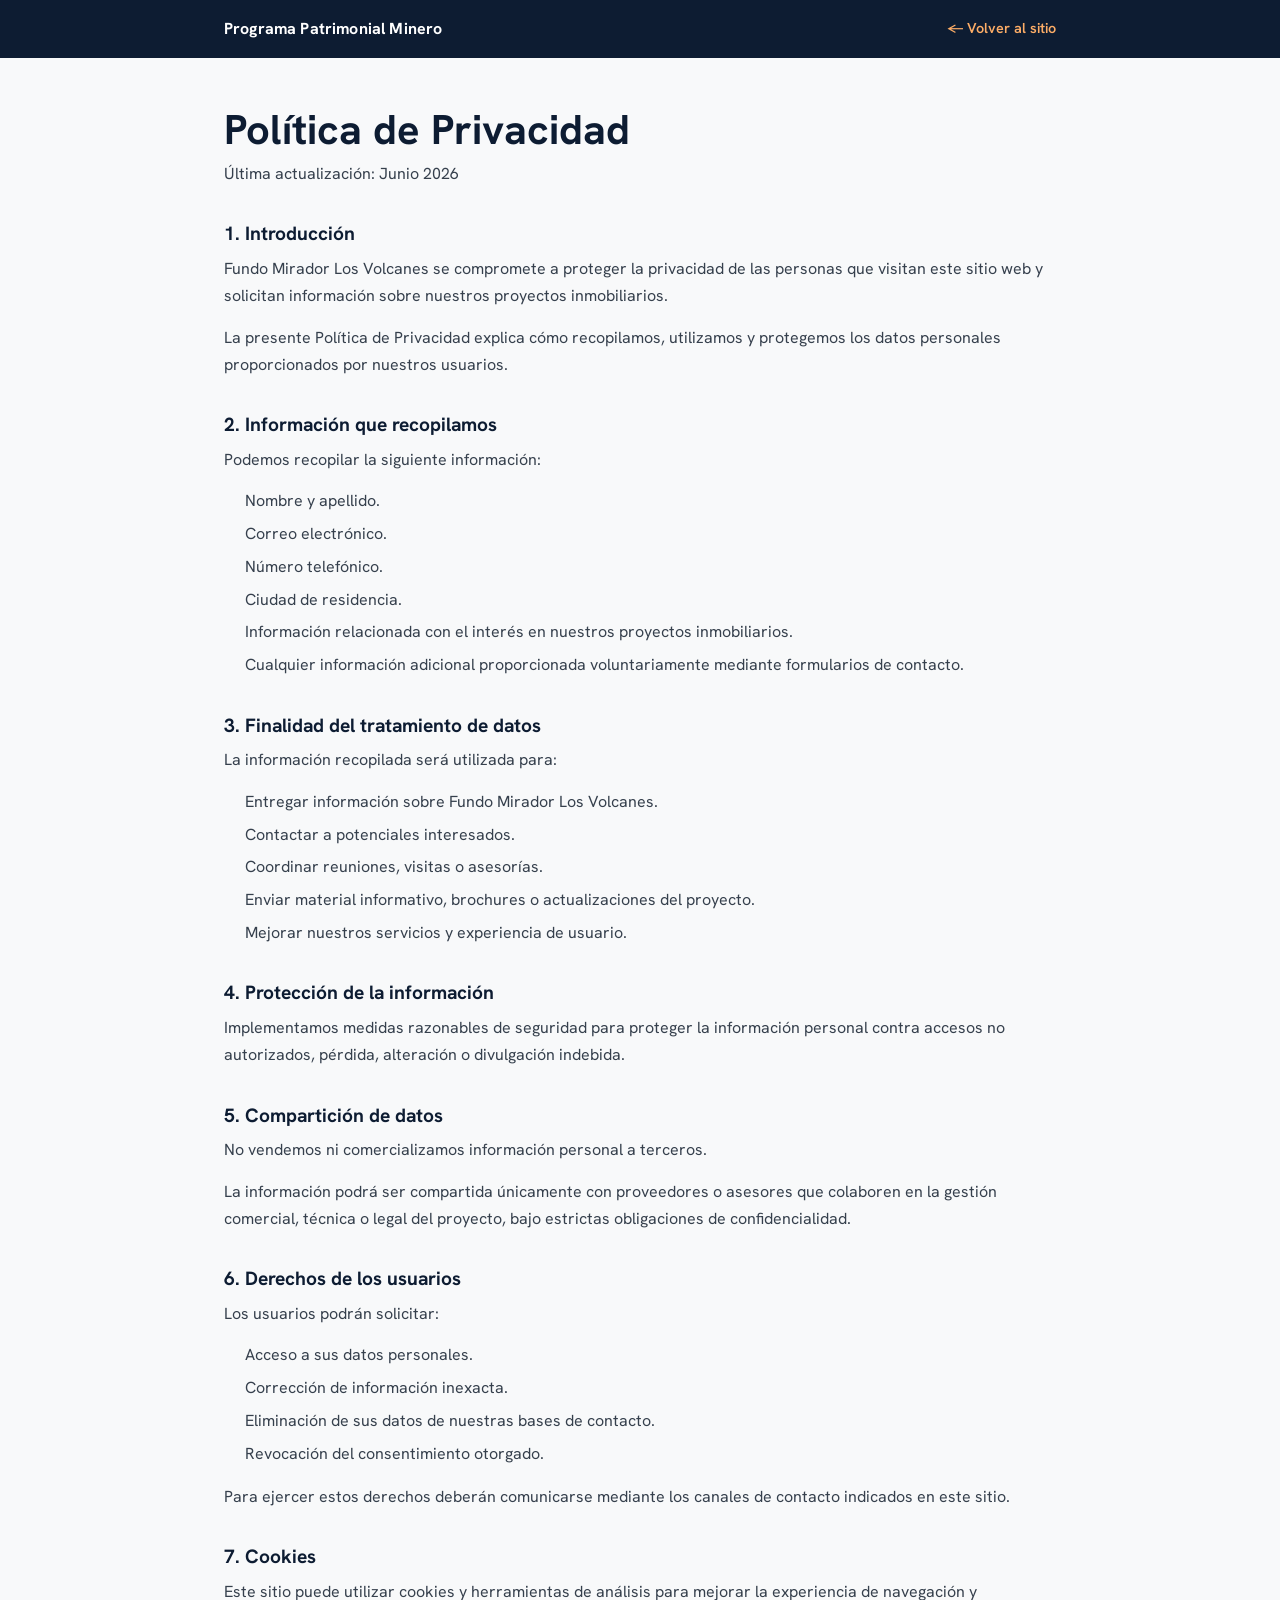
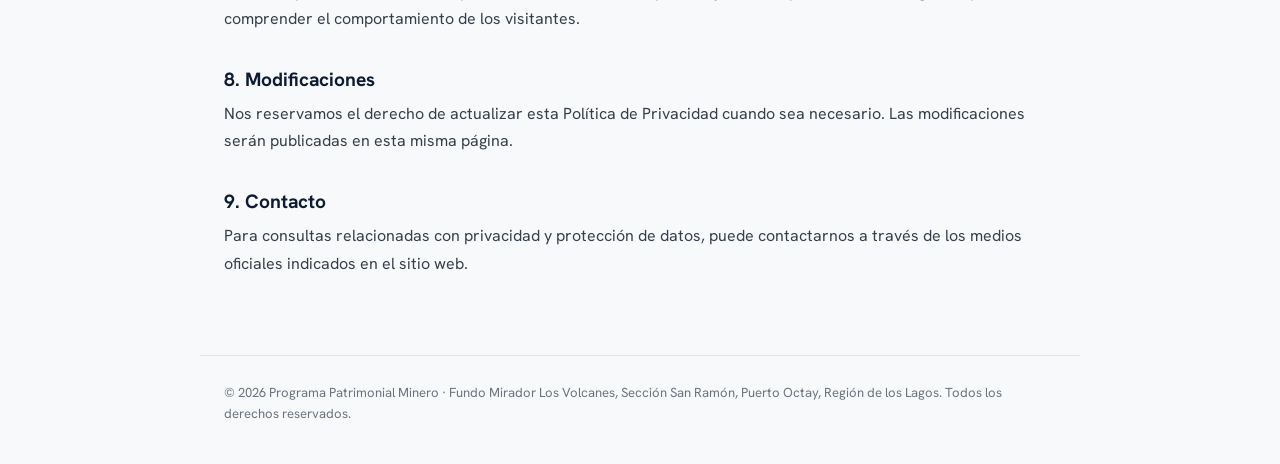
<file: politica-privacidad.html>
<!DOCTYPE html>
<html lang="es-CL">
<head>
  <meta charset="UTF-8">
  <meta name="viewport" content="width=device-width, initial-scale=1.0">
  <title>Política de Privacidad | Programa Patrimonial Minero</title>
  <meta name="description" content="Política de Privacidad del Programa Patrimonial Minero — Fundo Mirador Los Volcanes, Puerto Octay.">
  <meta name="robots" content="index, follow">

  <link rel="preconnect" href="https://fonts.googleapis.com">
  <link rel="preconnect" href="https://fonts.gstatic.com" crossorigin>
  <link href="https://fonts.googleapis.com/css2?family=Hanken+Grotesk:wght@400;500;600;700&display=swap" rel="stylesheet">
  <link rel="icon" href="data:image/svg+xml,<svg xmlns=%22http://www.w3.org/2000/svg%22 viewBox=%220 0 100 100%22><text y=%22.9em%22 font-size=%2290%22>⛰️</text></svg>">
  <link rel="stylesheet" href="css/styles.css">

  <style>
    .legal-doc {
      font-family: 'Hanken Grotesk', system-ui, sans-serif;
      color: #1f2733;
      background: #f8f9fa;
      min-height: 100vh;
    }
    .legal-doc__bar {
      background: #0d1c32;
      color: #fff;
      padding: 1rem 0;
      position: sticky;
      top: 0;
      z-index: 10;
    }
    .legal-doc__bar-inner {
      max-width: 880px;
      margin: 0 auto;
      padding: 0 1.5rem;
      display: flex;
      align-items: center;
      justify-content: space-between;
      gap: 1rem;
      flex-wrap: wrap;
    }
    .legal-doc__brand {
      font-weight: 700;
      font-size: 1rem;
      letter-spacing: 0.01em;
      color: #fff;
      text-decoration: none;
    }
    .legal-doc__back {
      color: #fdad67;
      text-decoration: none;
      font-weight: 600;
      font-size: 0.9rem;
      display: inline-flex;
      align-items: center;
      gap: 0.4rem;
    }
    .legal-doc__back:hover { color: #fff; }
    .legal-doc__main {
      max-width: 880px;
      margin: 0 auto;
      padding: 3rem 1.5rem 4rem;
    }
    .legal-doc__main h1 {
      font-size: clamp(1.8rem, 4vw, 2.6rem);
      font-weight: 700;
      color: #0d1c32;
      margin: 0 0 0.4rem;
      line-height: 1.15;
    }
    .legal-doc__date {
      color: #6b7480;
      font-size: 0.9rem;
      margin: 0 0 2.2rem;
    }
    .legal-doc__main h2 {
      font-size: 1.2rem;
      font-weight: 700;
      color: #0d1c32;
      margin: 2.2rem 0 0.6rem;
    }
    .legal-doc__main p {
      font-size: 1rem;
      line-height: 1.7;
      margin: 0 0 0.9rem;
      color: #36404d;
    }
    .legal-doc__main ul {
      margin: 0 0 1rem;
      padding-left: 1.3rem;
    }
    .legal-doc__main li {
      font-size: 1rem;
      line-height: 1.7;
      margin-bottom: 0.35rem;
      color: #36404d;
    }
    .legal-doc__footer {
      border-top: 1px solid #e1e5ea;
      max-width: 880px;
      margin: 0 auto;
      padding: 1.6rem 1.5rem 2.5rem;
      font-size: 0.82rem;
      color: #6b7480;
      line-height: 1.6;
    }
  </style>
</head>
<body class="legal-doc">

  <header class="legal-doc__bar">
    <div class="legal-doc__bar-inner">
      <a href="index.html" class="legal-doc__brand">Programa Patrimonial Minero</a>
      <a href="index.html" class="legal-doc__back">← Volver al sitio</a>
    </div>
  </header>

  <main class="legal-doc__main">
    <h1>Política de Privacidad</h1>
    <p class="legal-doc__date">Última actualización: Junio 2026</p>

    <h2>1. Introducción</h2>
    <p>Fundo Mirador Los Volcanes se compromete a proteger la privacidad de las personas que visitan este sitio web y solicitan información sobre nuestros proyectos inmobiliarios.</p>
    <p>La presente Política de Privacidad explica cómo recopilamos, utilizamos y protegemos los datos personales proporcionados por nuestros usuarios.</p>

    <h2>2. Información que recopilamos</h2>
    <p>Podemos recopilar la siguiente información:</p>
    <ul>
      <li>Nombre y apellido.</li>
      <li>Correo electrónico.</li>
      <li>Número telefónico.</li>
      <li>Ciudad de residencia.</li>
      <li>Información relacionada con el interés en nuestros proyectos inmobiliarios.</li>
      <li>Cualquier información adicional proporcionada voluntariamente mediante formularios de contacto.</li>
    </ul>

    <h2>3. Finalidad del tratamiento de datos</h2>
    <p>La información recopilada será utilizada para:</p>
    <ul>
      <li>Entregar información sobre Fundo Mirador Los Volcanes.</li>
      <li>Contactar a potenciales interesados.</li>
      <li>Coordinar reuniones, visitas o asesorías.</li>
      <li>Enviar material informativo, brochures o actualizaciones del proyecto.</li>
      <li>Mejorar nuestros servicios y experiencia de usuario.</li>
    </ul>

    <h2>4. Protección de la información</h2>
    <p>Implementamos medidas razonables de seguridad para proteger la información personal contra accesos no autorizados, pérdida, alteración o divulgación indebida.</p>

    <h2>5. Compartición de datos</h2>
    <p>No vendemos ni comercializamos información personal a terceros.</p>
    <p>La información podrá ser compartida únicamente con proveedores o asesores que colaboren en la gestión comercial, técnica o legal del proyecto, bajo estrictas obligaciones de confidencialidad.</p>

    <h2>6. Derechos de los usuarios</h2>
    <p>Los usuarios podrán solicitar:</p>
    <ul>
      <li>Acceso a sus datos personales.</li>
      <li>Corrección de información inexacta.</li>
      <li>Eliminación de sus datos de nuestras bases de contacto.</li>
      <li>Revocación del consentimiento otorgado.</li>
    </ul>
    <p>Para ejercer estos derechos deberán comunicarse mediante los canales de contacto indicados en este sitio.</p>

    <h2>7. Cookies</h2>
    <p>Este sitio puede utilizar cookies y herramientas de análisis para mejorar la experiencia de navegación y comprender el comportamiento de los visitantes.</p>

    <h2>8. Modificaciones</h2>
    <p>Nos reservamos el derecho de actualizar esta Política de Privacidad cuando sea necesario. Las modificaciones serán publicadas en esta misma página.</p>

    <h2>9. Contacto</h2>
    <p>Para consultas relacionadas con privacidad y protección de datos, puede contactarnos a través de los medios oficiales indicados en el sitio web.</p>
  </main>

  <footer class="legal-doc__footer">
    © 2026 Programa Patrimonial Minero · Fundo Mirador Los Volcanes, Sección San Ramón, Puerto Octay, Región de los Lagos. Todos los derechos reservados.
  </footer>

</body>
</html>
</file>
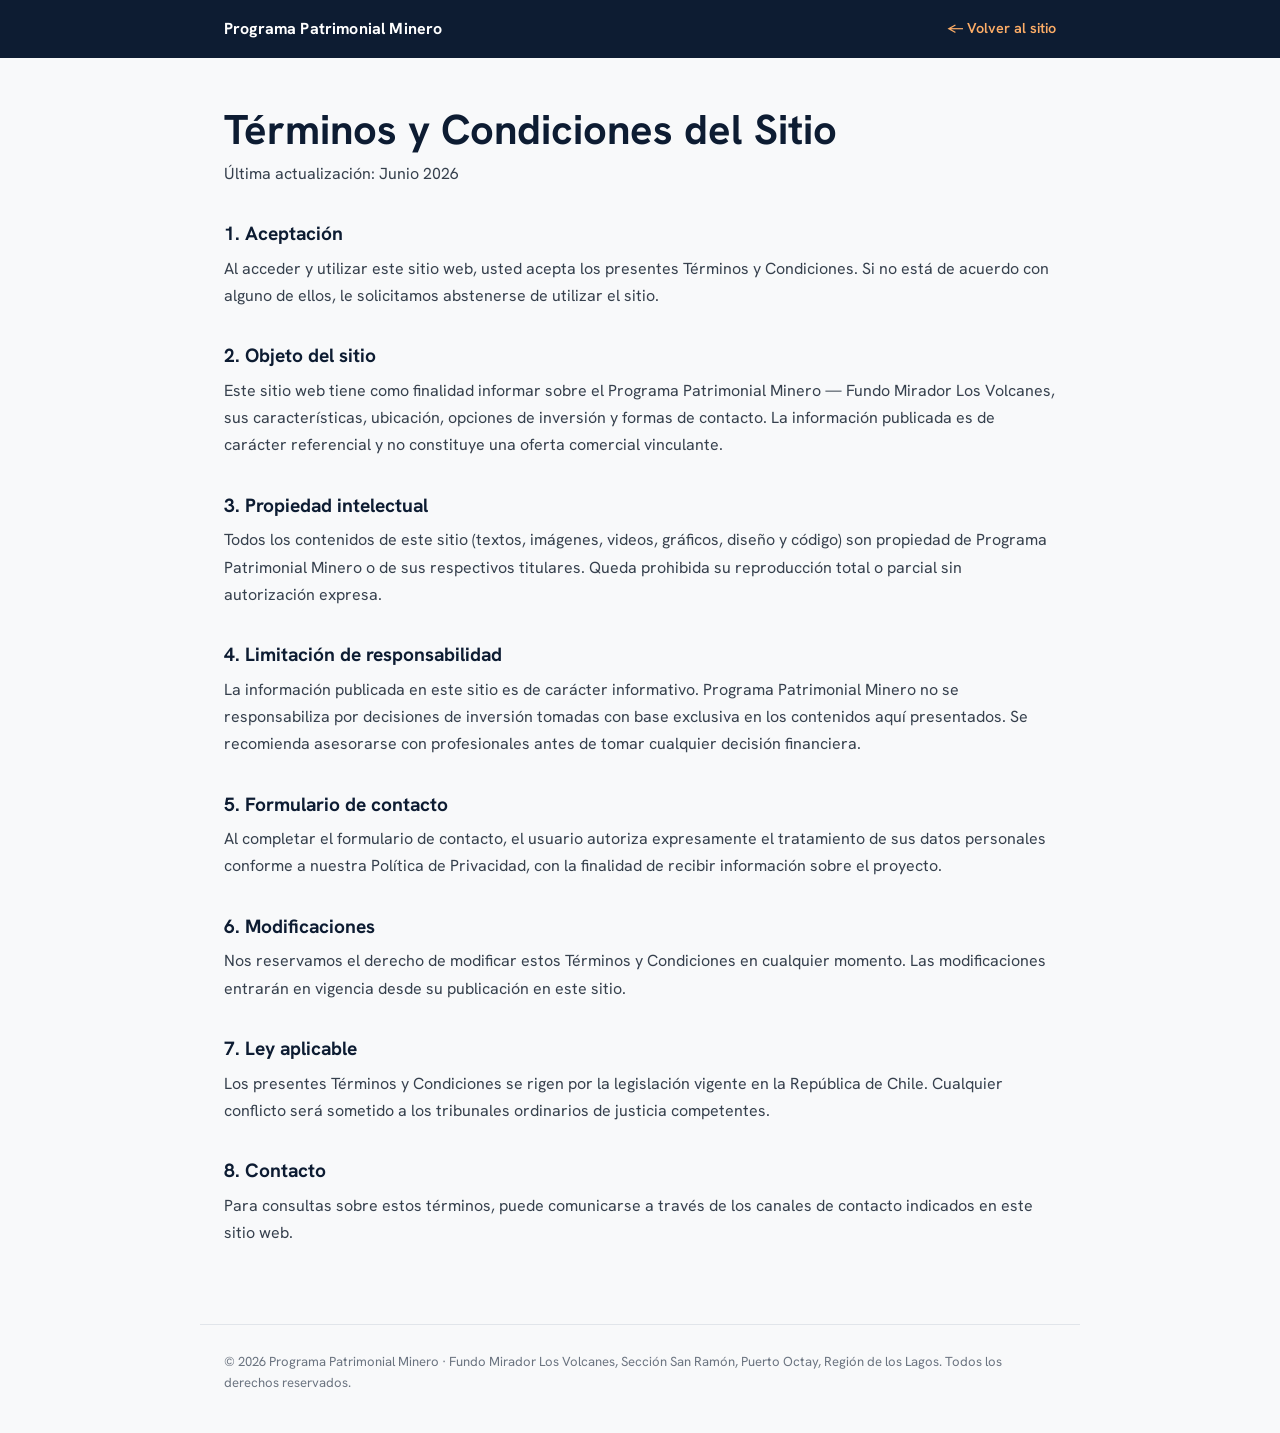
<file: terminos-condiciones.html>
<!DOCTYPE html>
<html lang="es-CL">
<head>
  <meta charset="UTF-8">
  <meta name="viewport" content="width=device-width, initial-scale=1.0">
  <title>Términos y Condiciones del Sitio | Programa Patrimonial Minero</title>
  <meta name="description" content="Términos y Condiciones del Sitio del Programa Patrimonial Minero — Fundo Mirador Los Volcanes, Puerto Octay.">
  <meta name="robots" content="index, follow">

  <link rel="preconnect" href="https://fonts.googleapis.com">
  <link rel="preconnect" href="https://fonts.gstatic.com" crossorigin>
  <link href="https://fonts.googleapis.com/css2?family=Hanken+Grotesk:wght@400;500;600;700&display=swap" rel="stylesheet">
  <link rel="icon" href="data:image/svg+xml,<svg xmlns=%22http://www.w3.org/2000/svg%22 viewBox=%220 0 100 100%22><text y=%22.9em%22 font-size=%2290%22>⛰️</text></svg>">
  <link rel="stylesheet" href="css/styles.css">

  <style>
    .legal-doc {
      font-family: 'Hanken Grotesk', system-ui, sans-serif;
      color: #1f2733;
      background: #f8f9fa;
      min-height: 100vh;
    }
    .legal-doc__bar {
      background: #0d1c32;
      color: #fff;
      padding: 1rem 0;
      position: sticky;
      top: 0;
      z-index: 10;
    }
    .legal-doc__bar-inner {
      max-width: 880px;
      margin: 0 auto;
      padding: 0 1.5rem;
      display: flex;
      align-items: center;
      justify-content: space-between;
      gap: 1rem;
      flex-wrap: wrap;
    }
    .legal-doc__brand {
      font-weight: 700;
      font-size: 1rem;
      letter-spacing: 0.01em;
      color: #fff;
      text-decoration: none;
    }
    .legal-doc__back {
      color: #fdad67;
      text-decoration: none;
      font-weight: 600;
      font-size: 0.9rem;
      display: inline-flex;
      align-items: center;
      gap: 0.4rem;
    }
    .legal-doc__back:hover { color: #fff; }
    .legal-doc__main {
      max-width: 880px;
      margin: 0 auto;
      padding: 3rem 1.5rem 4rem;
    }
    .legal-doc__main h1 {
      font-size: clamp(1.8rem, 4vw, 2.6rem);
      font-weight: 700;
      color: #0d1c32;
      margin: 0 0 0.4rem;
      line-height: 1.15;
    }
    .legal-doc__date {
      color: #6b7480;
      font-size: 0.9rem;
      margin: 0 0 2.2rem;
    }
    .legal-doc__main h2 {
      font-size: 1.2rem;
      font-weight: 700;
      color: #0d1c32;
      margin: 2.2rem 0 0.6rem;
    }
    .legal-doc__main p {
      font-size: 1rem;
      line-height: 1.7;
      margin: 0 0 0.9rem;
      color: #36404d;
    }
    .legal-doc__main ul {
      margin: 0 0 1rem;
      padding-left: 1.3rem;
    }
    .legal-doc__main li {
      font-size: 1rem;
      line-height: 1.7;
      margin-bottom: 0.35rem;
      color: #36404d;
    }
    .legal-doc__footer {
      border-top: 1px solid #e1e5ea;
      max-width: 880px;
      margin: 0 auto;
      padding: 1.6rem 1.5rem 2.5rem;
      font-size: 0.82rem;
      color: #6b7480;
      line-height: 1.6;
    }
  </style>
</head>
<body class="legal-doc">

  <header class="legal-doc__bar">
    <div class="legal-doc__bar-inner">
      <a href="index.html" class="legal-doc__brand">Programa Patrimonial Minero</a>
      <a href="index.html" class="legal-doc__back">← Volver al sitio</a>
    </div>
  </header>

  <main class="legal-doc__main">
    <h1>Términos y Condiciones del Sitio</h1>
    <p class="legal-doc__date">Última actualización: Junio 2026</p>

    <h2>1. Aceptación</h2>
    <p>Al acceder y utilizar este sitio web, usted acepta los presentes Términos y Condiciones. Si no está de acuerdo con alguno de ellos, le solicitamos abstenerse de utilizar el sitio.</p>

    <h2>2. Objeto del sitio</h2>
    <p>Este sitio web tiene como finalidad informar sobre el Programa Patrimonial Minero — Fundo Mirador Los Volcanes, sus características, ubicación, opciones de inversión y formas de contacto. La información publicada es de carácter referencial y no constituye una oferta comercial vinculante.</p>

    <h2>3. Propiedad intelectual</h2>
    <p>Todos los contenidos de este sitio (textos, imágenes, videos, gráficos, diseño y código) son propiedad de Programa Patrimonial Minero o de sus respectivos titulares. Queda prohibida su reproducción total o parcial sin autorización expresa.</p>

    <h2>4. Limitación de responsabilidad</h2>
    <p>La información publicada en este sitio es de carácter informativo. Programa Patrimonial Minero no se responsabiliza por decisiones de inversión tomadas con base exclusiva en los contenidos aquí presentados. Se recomienda asesorarse con profesionales antes de tomar cualquier decisión financiera.</p>

    <h2>5. Formulario de contacto</h2>
    <p>Al completar el formulario de contacto, el usuario autoriza expresamente el tratamiento de sus datos personales conforme a nuestra Política de Privacidad, con la finalidad de recibir información sobre el proyecto.</p>

    <h2>6. Modificaciones</h2>
    <p>Nos reservamos el derecho de modificar estos Términos y Condiciones en cualquier momento. Las modificaciones entrarán en vigencia desde su publicación en este sitio.</p>

    <h2>7. Ley aplicable</h2>
    <p>Los presentes Términos y Condiciones se rigen por la legislación vigente en la República de Chile. Cualquier conflicto será sometido a los tribunales ordinarios de justicia competentes.</p>

    <h2>8. Contacto</h2>
    <p>Para consultas sobre estos términos, puede comunicarse a través de los canales de contacto indicados en este sitio web.</p>
  </main>

  <footer class="legal-doc__footer">
    © 2026 Programa Patrimonial Minero · Fundo Mirador Los Volcanes, Sección San Ramón, Puerto Octay, Región de los Lagos. Todos los derechos reservados.
  </footer>

</body>
</html>
</file>
<file: css/styles.css>
/* =========================================================
   PROGRAMA PATRIMONIAL MINERO — Fundo Mirador Los Volcanes
   Mobile-first stylesheet — design tokens from DESIGN.md
   ========================================================= */

:root {
  /* --- Brand colors --- */
  --color-navy: #0d1c32;
  --color-navy-deep: #08121f;
  --color-copper: #D98324;
  --color-copper-dark: #8c4f10;
  --color-copper-light: #fdad67;
  --color-forest: #1B3022;
  --color-forest-tint: rgba(27, 48, 34, 0.1);
  --color-graphite: #2E363A;
  --color-white: #F8F9FA;

  /* --- Surface / text tokens --- */
  --surface: #f4faff;
  --surface-container-lowest: #ffffff;
  --surface-container-low: #eaf5fd;
  --surface-container: #e4f0f7;
  --surface-container-high: #deeaf1;
  --on-surface: #121d22;
  --on-surface-variant: #44474d;
  --outline: #75777e;
  --outline-variant: #c5c6cd;

  /* --- Typography --- */
  --font-base: 'Hanken Grotesk', -apple-system, BlinkMacSystemFont, 'Segoe UI', sans-serif;

  /* --- Shape --- */
  --radius-sm: 0.25rem;
  --radius-md: 0.375rem;
  --radius-lg: 0.5rem;
  --radius-xl: 0.75rem;
  --radius-full: 9999px;

  /* --- Spacing rhythm (8px base) --- */
  --space-1: 0.5rem;
  --space-2: 1rem;
  --space-3: 1.5rem;
  --space-4: 2rem;
  --space-6: 3rem;
  --space-8: 4rem;
  --space-12: 6rem;
  --section-gap: 5rem;
  --container-max: 1280px;
  --gutter: 1.5rem;
  --margin-mobile: 1.5rem;

  /* --- Motion --- */
  --ease: cubic-bezier(0.22, 1, 0.36, 1);
  --transition-fast: 0.2s var(--ease);
  --transition-base: 0.4s var(--ease);
}

@media (min-width: 1024px) {
  :root {
    --section-gap: 7.5rem;
    --gutter: 1.5rem;
  }
}

/* =========================================================
   RESET & BASE
   ========================================================= */
*, *::before, *::after { box-sizing: border-box; }
html { scroll-behavior: smooth; overflow-x: hidden; }
body { overflow-x: hidden; }
@media (prefers-reduced-motion: reduce) {
  html { scroll-behavior: auto; }
  *, *::before, *::after {
    animation-duration: 0.01ms !important;
    animation-iteration-count: 1 !important;
    transition-duration: 0.01ms !important;
    scroll-behavior: auto !important;
  }
}

body, h1, h2, h3, p, ul, figure, blockquote { margin: 0; }
ul { padding: 0; list-style: none; }
img { max-width: 100%; display: block; }

body {
  font-family: var(--font-base);
  background: var(--color-white);
  color: var(--color-graphite);
  line-height: 1.6;
  -webkit-font-smoothing: antialiased;
  -moz-osx-font-smoothing: grayscale;
}

h1, h2, h3 { font-family: var(--font-base); color: var(--color-navy); font-weight: 600; line-height: 1.2; }

a { color: inherit; text-decoration: none; }

button { font-family: inherit; cursor: pointer; border: none; background: none; }

.container {
  width: 100%;
  max-width: var(--container-max);
  margin-inline: auto;
  padding-inline: var(--margin-mobile);
}
@media (min-width: 1024px) {
  .container { padding-inline: 4rem; }
}

section { padding-block: var(--space-8); scroll-margin-top: 6rem; }
@media (min-width: 1024px) {
  section { padding-block: var(--section-gap); scroll-margin-top: 6.5rem; }
}

/* =========================================================
   REUSABLE TYPE / UI HELPERS
   ========================================================= */
.eyebrow {
  display: inline-block;
  font-size: 0.75rem;
  font-weight: 700;
  letter-spacing: 0.1em;
  text-transform: uppercase;
  color: var(--color-copper-dark);
  margin-bottom: var(--space-2);
}
.eyebrow--light {
  color: var(--color-white);
  background: rgba(255, 255, 255, 0.12);
  backdrop-filter: blur(12px);
  -webkit-backdrop-filter: blur(12px);
  padding: 0.4rem 1rem;
  border-radius: var(--radius-full);
  border: 1px solid rgba(255, 255, 255, 0.2);
}

.section-title {
  font-size: 1.75rem;
  font-weight: 600;
  letter-spacing: -0.01em;
  color: var(--color-navy);
  max-width: 38rem;
}
.section-title--light { color: var(--color-white); }
@media (min-width: 768px) {
  .section-title { font-size: 2.25rem; }
}

.link-arrow {
  display: inline-flex;
  align-items: center;
  gap: 0.4rem;
  font-weight: 600;
  font-size: 0.95rem;
  color: var(--color-copper-dark);
  transition: gap var(--transition-fast), color var(--transition-fast);
}
.link-arrow:hover { gap: 0.7rem; color: var(--color-copper); }

/* --- Buttons --- */
.btn {
  display: inline-flex;
  align-items: center;
  justify-content: center;
  gap: 0.5rem;
  font-size: 0.875rem;
  font-weight: 600;
  letter-spacing: 0.04em;
  text-transform: uppercase;
  padding: 0.95rem 1.75rem;
  border-radius: var(--radius-sm);
  transition: background var(--transition-fast), color var(--transition-fast),
              border-color var(--transition-fast), transform var(--transition-fast);
  white-space: nowrap;
}
.btn:active { transform: scale(0.98); }

.btn--primary {
  background: var(--color-copper);
  color: #ffffff;
  border: 1px solid var(--color-copper);
}
.btn--primary:hover { background: var(--color-copper-dark); border-color: var(--color-copper-dark); }

.btn--secondary {
  background: var(--color-navy);
  color: #ffffff;
  border: 1px solid var(--color-navy);
}
.btn--secondary:hover { background: var(--color-navy-deep); }

.btn--ghost {
  background: rgba(255, 255, 255, 0.08);
  color: #ffffff;
  border: 1px solid rgba(255, 255, 255, 0.55);
  backdrop-filter: blur(8px);
}
.btn--ghost:hover { background: rgba(255, 255, 255, 0.18); border-color: #ffffff; }

.btn--sm { padding: 0.65rem 1.25rem; font-size: 0.75rem; }
.btn--block { width: 100%; }

/* --- Tags / chips --- */
.tag {
  display: inline-block;
  font-size: 0.7rem;
  font-weight: 700;
  letter-spacing: 0.08em;
  text-transform: uppercase;
  padding: 0.4rem 0.85rem;
  border-radius: var(--radius-sm);
}
.tag--copper { background: var(--color-copper); color: #fff; }
.tag--navy { background: var(--color-navy); color: #fff; }
.tag--forest { background: var(--color-forest-tint); color: var(--color-forest); }

/* --- Scroll reveal --- */
/* Por defecto el contenido es VISIBLE. Solo se oculta para animar cuando
   el JS esta activo (html.js). Asi, si el JS falla, nada queda en blanco. */
.reveal {
  opacity: 1;
  transform: none;
  transition: opacity 0.7s var(--ease), transform 0.7s var(--ease);
}
.js .reveal {
  opacity: 0;
  transform: translateY(28px);
}
.js .reveal.is-visible {
  opacity: 1;
  transform: translateY(0);
}

/* =========================================================
   HEADER / NAV
   ========================================================= */
.header {
  position: fixed;
  top: var(--space-3);
  left: var(--space-3);
  right: var(--space-3);
  z-index: 100;
  max-width: calc(var(--container-max) + 2 * var(--margin-mobile));
  margin-inline: auto;
  border-radius: var(--radius-xl);
  background: rgba(13, 28, 50, 0.55);
  backdrop-filter: blur(14px);
  -webkit-backdrop-filter: blur(14px);
  border: 1px solid rgba(255, 255, 255, 0.14);
  box-shadow: 0 16px 40px -20px rgba(5, 12, 24, 0.55);
  transition: background var(--transition-fast), border-color var(--transition-fast), box-shadow var(--transition-fast), top var(--transition-fast);
}
.header.is-scrolled {
  top: var(--space-2);
  background: rgba(13, 28, 50, 0.86);
  border-color: rgba(255, 255, 255, 0.18);
  box-shadow: 0 16px 40px -18px rgba(5, 12, 24, 0.7);
}

@media (min-width: 1024px) {
  .header {
    left: var(--margin-mobile);
    right: var(--margin-mobile);
  }
}

.header__inner {
  display: flex;
  align-items: center;
  justify-content: space-between;
  height: 4rem;
  padding-inline: var(--space-3);
}

.header__logo {
  font-weight: 700;
  font-size: 1.05rem;
  letter-spacing: -0.01em;
  color: #ffffff;
}

/* ── Drawer lateral derecho ───────────────────────── */
.nav {
  position: fixed;
  top: 0;
  right: 0;
  bottom: 0;
  width: min(320px, 85vw);
  display: flex;
  flex-direction: column;
  background: #fff;
  box-shadow: -8px 0 40px rgba(13,28,50,0.18);
  z-index: 200;
  transform: translateX(100%);
  transition: transform 0.3s cubic-bezier(0.4,0,0.2,1);
  overflow-y: auto;
  padding: 0 0 var(--space-4);
}
.nav.is-open {
  transform: translateX(0);
}

/* Backdrop oscuro */
.nav__backdrop {
  position: fixed;
  inset: 0;
  background: rgba(8,18,31,0.45);
  z-index: 199;
  opacity: 0;
  pointer-events: none;
  transition: opacity 0.3s ease;
}
.nav__backdrop.is-open {
  opacity: 1;
  pointer-events: auto;
}

/* Cabecera del drawer */
.nav__drawer-header {
  display: flex;
  align-items: center;
  justify-content: space-between;
  padding: 1.25rem 1.5rem;
  border-bottom: 1px solid rgba(13,28,50,0.08);
  position: sticky;
  top: 0;
  background: #fff;
  z-index: 1;
}
.nav__drawer-title {
  font-size: 0.95rem;
  font-weight: 600;
  color: var(--on-surface);
  letter-spacing: 0.01em;
}
.nav__drawer-close {
  font-size: 1.1rem;
  color: var(--on-surface-variant);
  background: none;
  border: none;
  cursor: pointer;
  line-height: 1;
  padding: 0.25rem;
  transition: color var(--transition-fast);
}
.nav__drawer-close:hover { color: var(--color-copper); }

/* Links */
.nav__link {
  font-size: 1rem;
  font-weight: 500;
  padding: 1rem 1.5rem;
  border-bottom: 1px solid rgba(13,28,50,0.07);
  color: var(--on-surface);
  transition: color var(--transition-fast), background var(--transition-fast);
  display: block;
}
.nav__link:hover {
  color: var(--color-copper);
  background: rgba(217,131,36,0.05);
}

/* CTA al fondo */
.nav__drawer-cta {
  margin: var(--space-4) 1.5rem 0;
  text-align: center;
  display: block;
  font-size: 0.82rem;
  letter-spacing: 0.08em;
}

.nav__toggle {
  display: flex;
  flex-direction: column;
  justify-content: center;
  gap: 5px;
  width: 2.5rem;
  height: 2.5rem;
  z-index: 101;
}
.nav__toggle span {
  display: block;
  width: 22px;
  height: 2px;
  background: #ffffff;
  border-radius: var(--radius-full);
  transition: transform var(--transition-fast), opacity var(--transition-fast);
}
.nav__toggle[aria-expanded="true"] span:nth-child(1) { transform: translateY(7px) rotate(45deg); }
.nav__toggle[aria-expanded="true"] span:nth-child(2) { opacity: 0; }
.nav__toggle[aria-expanded="true"] span:nth-child(3) { transform: translateY(-7px) rotate(-45deg); }

/* ── Desktop nav (inline en el header) ─────────────── */
.nav__desktop {
  display: none;
}
@media (min-width: 1024px) {
  .nav__desktop {
    display: flex;
    align-items: center;
    gap: var(--space-4);
  }
  .nav__desktop .nav__link {
    font-size: 0.9rem;
    color: rgba(255,255,255,0.88);
    padding: 0;
    border: none;
    background: transparent;
    display: inline;
  }
  .nav__desktop .nav__link:hover {
    color: var(--color-copper);
    background: transparent;
  }
  /* En desktop el drawer existe pero no es accesible (toggle oculto) */
  .nav { visibility: hidden; pointer-events: none; }
  .nav.is-open { visibility: visible; pointer-events: auto; }
  .nav__backdrop { display: none; }
  .nav__toggle { display: none; }
}

/* =========================================================
   HERO
   ========================================================= */
.hero {
  position: relative;
  min-height: 100svh;
  display: flex;
  align-items: center;
  overflow: hidden;
  color: #ffffff;
}
.hero__media {
  position: absolute;
  inset: 0;
  z-index: 0;
}
.hero__img {
  width: 100%;
  height: 100%;
  object-fit: cover;
}
.hero__overlay {
  position: absolute;
  inset: 0;
  background:
    linear-gradient(180deg,
      rgba(8, 18, 31, 0.72) 0%,
      rgba(8, 18, 31, 0.60) 35%,
      rgba(8, 18, 31, 0.50) 55%,
      rgba(8, 18, 31, 0.82) 100%
    );
}

.hero__content {
  position: relative;
  z-index: 1;
  padding-top: 5.5rem;
  padding-bottom: 1.5rem;
  max-width: 72rem;
  margin-inline: auto;
  text-align: center;
}

/* Badge pill */
.hero__badge {
  display: inline-block;
  font-size: 0.82rem;
  font-weight: 700;
  letter-spacing: 0.11em;
  text-transform: uppercase;
  color: #ffffff;
  border: 1px solid rgba(255,255,255,0.55);
  border-radius: 99px;
  padding: 0.55em 1.6em;
  margin-bottom: 0.75rem;
  backdrop-filter: blur(8px);
  background: rgba(8, 18, 31, 0.45);
  text-shadow: 0 1px 4px rgba(0,0,0,0.5);
}

/* Video showcase card */
.hero__video-card {
  margin-top: 1.25rem;
  border-radius: 1.25rem;
  overflow: hidden;
  box-shadow:
    0 0 0 1px rgba(255,255,255,0.08),
    0 32px 80px -20px rgba(5,12,24,0.7);
  max-width: 72rem;
  margin-inline: auto;
  aspect-ratio: 16/9;
  max-height: 42vh;
  background: var(--color-navy-deep);
  position: relative;
}
.hero__video-card video {
  width: 100%;
  height: 100%;
  object-fit: cover;
  display: block;
}

/* Tour 360° en Hero */
.hero__tour-card {
  margin-top: 1.5rem;
  border-radius: 1.25rem;
  overflow: hidden;
  box-shadow:
    0 0 0 1px rgba(255,255,255,0.12),
    0 40px 100px -20px rgba(5,12,24,0.8);
  max-width: 72rem;
  margin-inline: auto;
  background: var(--color-navy-deep);
  position: relative;
  /* Móvil: alto fijo para que los controles del tour sean visibles */
  height: 420px;
}
@media (min-width: 640px) {
  .hero__tour-card {
    height: auto;
    aspect-ratio: 16/9;
    max-height: 56vh;
  }
}
@media (min-width: 1024px) {
  .hero__tour-card { max-height: 62vh; }
}
.hero__tour-card iframe {
  width: 100%;
  height: 100%;
  position: absolute;
  inset: 0;
  border: none;
  display: block;
}

/* CTAs debajo del tour — uno al lado del otro */
.hero__tour-actions {
  display: flex;
  gap: 1rem;
  justify-content: center;
  margin-top: 1.25rem;
  flex-wrap: wrap;
}
.hero__tour-actions .btn {
  font-size: 0.82rem;
  padding: 0.75em 2em;
  letter-spacing: 0.07em;
  flex: 1;
  max-width: 260px;
  text-align: center;
  justify-content: center;
}
.hero__tour-actions .btn--ghost {
  background: rgba(13,28,50,0.55);
  border-color: rgba(255,255,255,0.55);
  color: #fff;
}
.hero__tour-actions .btn--ghost:hover {
  background: rgba(13,28,50,0.85);
}

/* Mantener compatibilidad con el estilo antiguo si queda en algún lado */
.hero__video-actions {
  position: absolute;
  bottom: 1.5rem;
  right: 1.5rem;
  display: flex;
  flex-direction: column;
  gap: 0.625rem;
  z-index: 2;
}

.hero__title {
  font-size: clamp(2rem, 6.5vw, 3.2rem);
  font-weight: 700;
  letter-spacing: -0.03em;
  color: #ffffff;
  margin-block: 0.4rem 0.75rem;
  line-height: 1.12;
  text-shadow:
    0 2px 8px rgba(0,0,0,0.6),
    0 4px 24px rgba(0,0,0,0.4);
}

.hero__subtitle {
  font-size: 1.15rem;
  color: rgba(255, 255, 255, 0.95);
  max-width: 40rem;
  margin-inline: auto;
  margin-bottom: 1rem;
  line-height: 1.55;
  text-shadow: 0 1px 6px rgba(0,0,0,0.55);
}

.hero__actions {
  display: flex;
  flex-wrap: wrap;
  justify-content: center;
  gap: var(--space-2);
}

/* =========================================================
   STATS / EXCLUSIVIDAD
   ========================================================= */
.stats { padding-block: var(--space-6); background: var(--color-white); }
.stats__grid {
  display: grid;
  grid-template-columns: 1fr 1fr;
  gap: var(--space-4) var(--space-3);
}
@media (min-width: 768px) {
  .stats__grid { grid-template-columns: repeat(4, 1fr); gap: var(--space-4); }
}

.stat__label {
  display: block;
  font-size: 0.7rem;
  font-weight: 700;
  letter-spacing: 0.08em;
  text-transform: uppercase;
  color: var(--on-surface-variant);
  margin-bottom: 0.4rem;
}
.stat__value {
  display: inline-flex;
  align-items: flex-start;
  gap: 0.4rem;
  font-size: 2rem;
  font-weight: 700;
  color: var(--color-navy);
  letter-spacing: -0.02em;
}
.stat__value--copper { color: var(--color-copper); }
.stat__value--icon { align-items: center; color: var(--color-forest); }
.stat__value--icon svg { color: var(--color-forest); }
.stat__desc { font-size: 0.9rem; color: var(--on-surface-variant); margin-top: 0.35rem; }

/* =========================================================
   INTRO / REFUGIO + FEATURE CARDS
   ========================================================= */
.intro { background: var(--surface-container-low); }
.intro__head { max-width: 48rem; margin-inline: auto; text-align: center; margin-bottom: var(--space-6); }
.intro__title { font-size: clamp(1.75rem, 5vw, 2.5rem); }
.intro__subtitle { color: var(--on-surface-variant); font-size: 1.05rem; margin-top: var(--space-2); }
.intro__cta-line {
  margin-top: var(--space-3);
  font-size: 1.05rem;
  font-weight: 600;
  color: var(--color-copper);
}

/* ── Casas grid ─────────────────────────────────────── */
.casas__grid {
  display: grid;
  gap: var(--space-4);
  grid-template-columns: 1fr;
}
@media (min-width: 680px) {
  .casas__grid { grid-template-columns: repeat(3, 1fr); gap: var(--space-4); }
}

.casa-card {
  background: var(--surface-container-lowest);
  border: 1px solid var(--outline-variant);
  border-radius: var(--radius-lg);
  overflow: hidden;
  display: flex;
  flex-direction: column;
  transition: transform var(--transition-base), box-shadow var(--transition-base);
}
.casa-card:hover {
  transform: translateY(-6px);
  box-shadow: 0 24px 48px -20px rgba(13,28,50,0.28);
}

/* imagen */
.casa-card__media {
  position: relative;
  aspect-ratio: 4/3;
  overflow: hidden;
}
.casa-card__media img {
  width: 100%; height: 100%;
  object-fit: cover;
  transition: transform 0.6s ease;
}
.casa-card:hover .casa-card__media img { transform: scale(1.05); }
.casa-card__tag {
  position: absolute;
  top: var(--space-2); left: var(--space-2);
  background: var(--color-navy);
  color: #fff;
  font-size: 0.68rem;
  font-weight: 700;
  letter-spacing: 0.08em;
  text-transform: uppercase;
  padding: 0.3em 0.85em;
  border-radius: 99px;
}

/* cuerpo */
.casa-card__body {
  padding: var(--space-3);
  display: flex;
  flex-direction: column;
  flex: 1;
  gap: var(--space-2);
}
.casa-card__header {
  display: flex;
  align-items: baseline;
  gap: 0.5rem;
  flex-wrap: wrap;
}
.casa-card__title {
  font-size: 1.3rem;
  font-weight: 700;
  color: var(--on-surface);
}
.casa-card__badge {
  font-size: 0.7rem;
  font-weight: 600;
  letter-spacing: 0.06em;
  text-transform: uppercase;
  color: var(--color-copper);
  border: 1px solid var(--color-copper);
  border-radius: 99px;
  padding: 0.2em 0.7em;
}
.casa-card__rooms {
  list-style: none;
  padding: 0;
  margin: 0;
  display: flex;
  flex-direction: column;
  gap: 0.3rem;
  flex: 1;
}
.casa-card__rooms li {
  font-size: 0.875rem;
  color: var(--on-surface-variant);
  padding-left: 1rem;
  position: relative;
}
.casa-card__rooms li::before {
  content: '·';
  position: absolute;
  left: 0;
  color: var(--color-copper);
  font-weight: 700;
}

/* botón pequeño */
.btn--sm {
  font-size: 0.78rem;
  padding: 0.55em 1.2em;
  align-self: flex-start;
  margin-top: auto;
}

/* =========================================================
   BENEFICIOS
   ========================================================= */
.benefits { background: var(--color-white); text-align: center; }
.benefits .eyebrow, .benefits .section-title { margin-inline: auto; }
.benefits .section-title { margin-bottom: var(--space-6); }

.benefits__grid {
  display: grid;
  gap: var(--space-3);
  text-align: left;
}
@media (min-width: 640px) {
  .benefits__grid { grid-template-columns: 1fr 1fr; }
}
@media (min-width: 1024px) {
  .benefits__grid { grid-template-columns: repeat(4, 1fr); }
}

.benefit {
  background: var(--surface-container-lowest);
  border: 1px solid var(--outline-variant);
  border-radius: var(--radius-lg);
  padding: var(--space-3);
  transition: transform var(--transition-base), border-color var(--transition-base), box-shadow var(--transition-base);
}
.benefit:hover {
  transform: translateY(-4px);
  border-color: var(--color-copper);
  box-shadow: 0 20px 40px -28px rgba(140, 79, 16, 0.45);
}
.benefit__icon {
  display: inline-flex;
  align-items: center;
  justify-content: center;
  width: 3rem;
  height: 3rem;
  border-radius: var(--radius-md);
  background: var(--color-forest-tint);
  color: var(--color-forest);
  margin-bottom: var(--space-2);
}
.benefit h3 { font-size: 1.1rem; margin-bottom: 0.4rem; }
.benefit p { color: var(--on-surface-variant); font-size: 0.95rem; }

/* =========================================================
   UBICACIÓN
   ========================================================= */
.location { background: var(--surface-container-low); }

/* Encabezado centrado */
.location__head {
  text-align: center;
  max-width: 52rem;
  margin-inline: auto;
  margin-bottom: var(--space-6);
}
.location__head .section-title { margin-inline: auto; }
.location__lead {
  color: var(--on-surface-variant);
  font-size: 1.05rem;
  margin-top: var(--space-2);
}

/* Grid: infografía | columna derecha */
.location__grid {
  display: grid;
  gap: var(--space-6);
  align-items: start;
}
@media (min-width: 1024px) {
  .location__grid { grid-template-columns: 1fr 1fr; gap: var(--space-8); }
}

/* Infografía */
.location__infografia {
  border-radius: var(--radius-lg);
  overflow: hidden;
  border: 1px solid var(--outline-variant);
  box-shadow: 0 8px 32px -8px rgba(13,28,50,0.12);
}
.location__infografia img {
  width: 100%;
  height: auto;
  display: block;
}

/* Mobile: tour primero, infografía colapsable al final */
@media (max-width: 1023px) {
  .location__right      { order: 1; }
  .location__infografia { order: 2; }

  /* Botón toggle — visible solo en móvil */
  .location__infografia-toggle {
    display: flex;
    align-items: center;
    justify-content: space-between;
    width: 100%;
    padding: 0.75rem 1rem;
    background: #fff;
    border: 1.5px solid var(--color-copper);
    border-radius: var(--radius-lg);
    cursor: pointer;
    transition: background var(--transition-fast);
  }
  .location__infografia-toggle:hover { background: rgba(217,131,36,0.05); }
  .location__infografia-toggle-txt {
    font-size: 0.88rem;
    font-weight: 700;
    color: var(--color-copper);
  }
  .location__infografia-toggle-icon {
    font-size: 1.1rem;
    font-weight: 700;
    color: var(--color-copper);
    transition: transform var(--transition-fast);
  }
  .location__infografia-toggle[aria-expanded="true"] .location__infografia-toggle-icon {
    transform: rotate(45deg);
  }

  /* Contenido colapsado por defecto */
  .location__infografia-content {
    display: grid;
    grid-template-rows: 0fr;
    transition: grid-template-rows var(--transition-base);
  }
  .location__infografia-content > img {
    min-height: 0;
    overflow: hidden;
    width: 100%;
    height: auto;
    display: block;
    border-radius: 0 0 var(--radius-lg) var(--radius-lg);
    border: 1.5px solid var(--color-copper);
    border-top: none;
  }
  .location__infografia-content.is-open {
    grid-template-rows: 1fr;
  }
}

/* Desktop: sin botón toggle, imagen visible directo */
@media (min-width: 1024px) {
  .location__infografia-toggle { display: none; }
  .location__infografia-content { display: block; }
  .location__infografia-content > img { display: block; width: 100%; height: auto; }
}

/* Columna derecha */
.location__right {
  display: flex;
  flex-direction: column;
  gap: var(--space-4);
}

/* Tarjetas de distancia */
.distance-list { display: grid; gap: var(--space-2); }
.distance-card {
  display: flex;
  align-items: center;
  gap: var(--space-2);
  background: var(--surface-container-lowest);
  border: 1px solid var(--outline-variant);
  border-radius: var(--radius-lg);
  padding: var(--space-2) var(--space-3);
  transition: border-color var(--transition-fast), transform var(--transition-fast);
}
.distance-card:hover { border-color: var(--color-copper); transform: translateX(4px); }
.distance-card__icon { font-size: 1.5rem; line-height: 1; }
.distance-card div { display: flex; flex-direction: column; flex: 1; }
.distance-card strong { color: var(--color-navy); font-size: 0.98rem; }
.distance-card span { color: var(--on-surface-variant); font-size: 0.85rem; }
.distance-card__value {
  font-weight: 700;
  color: var(--color-copper-dark);
  font-size: 0.9rem;
  white-space: nowrap;
}

/* Tour 360° */
.location__map {
  position: relative;
  border-radius: var(--radius-lg);
  overflow: hidden;
  border: 1px solid var(--outline-variant);
  aspect-ratio: 4 / 3;
  min-height: 320px;
  background: var(--color-navy);
}
.location__map img { width: 100%; height: 100%; object-fit: cover; }

.location__tour iframe {
  width: 100%;
  height: 100%;
  position: absolute;
  inset: 0;
  border: none;
  display: block;
}

/* Badge "Tour Virtual 360°" */
.tour__badge {
  position: absolute;
  top: var(--space-2);
  left: var(--space-2);
  display: inline-flex;
  align-items: center;
  gap: 0.45rem;
  background: rgba(13, 28, 50, 0.72);
  backdrop-filter: blur(8px);
  -webkit-backdrop-filter: blur(8px);
  text-decoration: none;
  cursor: pointer;
  transition: background 0.2s ease;
}
.tour__badge:hover {
  background: rgba(13, 28, 50, 0.92);
}
.tour__badge {
  border: 1px solid rgba(255, 255, 255, 0.2);
  border-radius: var(--radius-full);
  padding: 0.35rem 0.85rem;
  font-size: 0.72rem;
  font-weight: 700;
  letter-spacing: 0.06em;
  text-transform: uppercase;
  color: #ffffff;
  pointer-events: none;
  z-index: 2;
}
.tour__badge-dot {
  width: 8px;
  height: 8px;
  background: var(--color-copper);
  border-radius: 50%;
  animation: pulse 2.4s ease-in-out infinite;
}
@keyframes pulse {
  0%, 100% { box-shadow: 0 0 0 3px rgba(217, 131, 36, 0.3); }
  50% { box-shadow: 0 0 0 6px rgba(217, 131, 36, 0.12); }
}

/* =========================================================
   CTA INTERMEDIO
   ========================================================= */
/* =========================================================
   PRICING — Oportunidad Exclusiva de Inversión
   ========================================================= */
.pricing {
  background: var(--color-white);
  padding-block: var(--space-8);
}
.pricing__head {
  text-align: center;
  max-width: 44rem;
  margin-inline: auto;
  margin-bottom: var(--space-6);
}
.pricing__lead {
  color: var(--on-surface-variant);
  font-size: 1rem;
  line-height: 1.65;
  margin-top: var(--space-2);
}
.pricing__divider {
  width: 3rem;
  height: 3px;
  background: var(--color-copper);
  border-radius: 99px;
  margin: var(--space-4) auto 0;
}

/* Grid 2×2 */
.pricing__grid {
  display: grid;
  grid-template-columns: 1fr 1fr;
  gap: var(--space-3);
}
@media (max-width: 600px) {
  .pricing__grid { grid-template-columns: 1fr; }
}

/* Tarjeta base */
.price-card {
  border: 1px solid var(--outline-variant);
  border-radius: var(--radius-lg);
  padding: var(--space-4) var(--space-4) var(--space-3);
  display: flex;
  flex-direction: column;
  gap: 0.4rem;
  transition: box-shadow var(--transition-base);
}
.price-card:hover {
  box-shadow: 0 16px 40px -16px rgba(13,28,50,0.15);
}

.price-card__value {
  font-size: clamp(2rem, 5vw, 2.8rem);
  font-weight: 700;
  color: var(--color-copper);
  line-height: 1;
}
.price-card__value--big {
  font-size: clamp(3rem, 7vw, 4rem);
}
.price-card__value--muted {
  color: var(--on-surface-variant);
}
.price-card__label {
  font-size: 1.1rem;
  font-weight: 700;
  color: var(--on-surface);
}
.price-card__desc {
  font-size: 0.9rem;
  color: var(--on-surface-variant);
  line-height: 1.55;
  margin-top: 0.25rem;
}

/* Tarjeta destacada */
.price-card--highlight {
  background: var(--color-copper);
  border-color: var(--color-copper);
  color: #fff;
}
.price-card--highlight .price-card__value,
.price-card--highlight .price-card__label,
.price-card--highlight .price-card__desc { color: #fff; }
.price-card--highlight .price-card__desc strong { color: #fff; font-weight: 700; }

.price-card__promo {
  display: inline-block;
  font-size: 0.65rem;
  font-weight: 700;
  letter-spacing: 0.1em;
  text-transform: uppercase;
  background: rgba(0,0,0,0.18);
  color: #fff;
  border-radius: 99px;
  padding: 0.3em 0.9em;
  align-self: flex-start;
  margin-bottom: 0.25rem;
}

/* =========================================================
   GALERÍA + LIGHTBOX
   ========================================================= */
.gallery { background: var(--color-white); }
.gallery__grid {
  display: grid;
  grid-template-columns: repeat(2, 1fr);
  gap: var(--space-2);
  margin-top: var(--space-6);
}
@media (min-width: 768px) {
  .gallery__grid { grid-template-columns: repeat(3, 1fr); gap: var(--space-3); }
}

.gallery__item {
  position: relative;
  aspect-ratio: 1 / 1;
  overflow: hidden;
  border-radius: var(--radius-md);
  display: block;
  width: 100%;
}
.gallery__item img {
  width: 100%; height: 100%; object-fit: cover;
  transition: transform 0.6s var(--ease), filter var(--transition-base);
}
.gallery__item:hover img { transform: scale(1.08); filter: brightness(0.85); }
.gallery__zoom {
  position: absolute;
  inset: 0;
  display: flex;
  align-items: center;
  justify-content: center;
  font-size: 1.75rem;
  color: #fff;
  opacity: 0;
  background: rgba(13, 28, 50, 0.25);
  transition: opacity var(--transition-fast);
}
.gallery__item:hover .gallery__zoom { opacity: 1; }

.lightbox {
  position: fixed;
  inset: 0;
  z-index: 200;
  display: flex;
  align-items: center;
  justify-content: center;
  background: rgba(8, 18, 31, 0.92);
  backdrop-filter: blur(6px);
  opacity: 0;
  visibility: hidden;
  transition: opacity var(--transition-base), visibility var(--transition-base);
  padding: var(--space-3);
}
.lightbox.is-open { opacity: 1; visibility: visible; }
.lightbox__figure { max-width: min(90vw, 980px); text-align: center; }
.lightbox__figure img {
  max-height: 78vh;
  margin-inline: auto;
  border-radius: var(--radius-md);
  box-shadow: 0 40px 100px -30px rgba(0,0,0,0.7);
}
.lightbox__figure figcaption { color: rgba(255,255,255,0.75); margin-top: var(--space-2); font-size: 0.9rem; }
.lightbox__close, .lightbox__nav {
  position: absolute;
  color: #fff;
  font-size: 1.75rem;
  width: 3rem; height: 3rem;
  display: flex; align-items: center; justify-content: center;
  border-radius: 50%;
  background: rgba(255,255,255,0.08);
  border: 1px solid rgba(255,255,255,0.25);
  transition: background var(--transition-fast);
}
.lightbox__close:hover, .lightbox__nav:hover { background: rgba(255,255,255,0.2); }
.lightbox__close { top: var(--space-3); right: var(--space-3); }
.lightbox__nav--prev { left: var(--space-3); top: 50%; transform: translateY(-50%); }
.lightbox__nav--next { right: var(--space-3); top: 50%; transform: translateY(-50%); }

/* =========================================================
   RESPALDO
   ========================================================= */
.backing {
  background: var(--color-navy);
  color: #fff;
}
.backing .eyebrow { color: var(--color-copper-light); }
.backing__lead { color: rgba(255,255,255,0.75); max-width: 36rem; margin-top: var(--space-2); margin-bottom: var(--space-6); font-size: 1.05rem; }

.backing__grid {
  display: grid;
  gap: var(--space-3);
}
@media (min-width: 640px) {
  .backing__grid { grid-template-columns: 1fr 1fr; }
}

.backing-card {
  border: 1px solid rgba(255, 255, 255, 0.16);
  border-radius: var(--radius-lg);
  padding: var(--space-3);
  transition: border-color var(--transition-base), background var(--transition-base);
}
.backing-card:hover { border-color: var(--color-copper); background: rgba(217, 131, 36, 0.06); }
.backing-card__index {
  display: inline-block;
  font-weight: 700;
  font-size: 0.8rem;
  letter-spacing: 0.08em;
  color: var(--color-copper-light);
  margin-bottom: var(--space-1);
}
.backing-card h3 { color: #fff; font-size: 1.1rem; margin-bottom: 0.4rem; }
.backing-card p { color: rgba(255,255,255,0.72); font-size: 0.95rem; }

/* =========================================================
   FAQ / ACCORDION
   ========================================================= */
.faq { background: var(--surface-container-low); }
.faq__inner { display: grid; gap: var(--space-6); }
@media (min-width: 1024px) {
  .faq__inner { grid-template-columns: 0.85fr 1.15fr; gap: var(--space-8); align-items: start; }
}
.faq__head p { color: var(--on-surface-variant); margin-block: var(--space-2) var(--space-3); max-width: 32rem; }

.accordion__item {
  border-bottom: 1px solid var(--outline-variant);
}
.accordion__trigger {
  width: 100%;
  display: flex;
  align-items: center;
  justify-content: space-between;
  gap: var(--space-2);
  text-align: left;
  padding-block: var(--space-2);
  font-size: 1rem;
  font-weight: 600;
  color: var(--color-navy);
}
.accordion__icon {
  position: relative;
  flex-shrink: 0;
  width: 1.25rem;
  height: 1.25rem;
}
.accordion__icon::before, .accordion__icon::after {
  content: "";
  position: absolute;
  inset: 0;
  margin: auto;
  background: var(--color-copper);
  border-radius: var(--radius-full);
  transition: transform var(--transition-fast);
}
.accordion__icon::before { width: 100%; height: 2px; }
.accordion__icon::after { width: 2px; height: 100%; }
.accordion__trigger[aria-expanded="true"] .accordion__icon::after { transform: rotate(90deg) scaleY(0); }

.accordion__panel {
  display: grid;
  grid-template-rows: 0fr;
  transition: grid-template-rows var(--transition-base);
}
.accordion__panel > p,
.accordion__panel > .accordion__panel-inner {
  grid-row: 1;
  grid-column: 1;
  overflow: hidden;
  min-height: 0;
  color: var(--on-surface-variant);
  padding-bottom: 0;
  transition: padding var(--transition-base);
}
.accordion__item.is-open .accordion__panel {
  grid-template-rows: 1fr;
}
.accordion__item.is-open .accordion__panel > p,
.accordion__item.is-open .accordion__panel > .accordion__panel-inner {
  overflow: visible;
  padding-bottom: var(--space-3);
}

/* =========================================================
   ROI COMPARE — cuadro comparativo de rentabilidad (FAQ #2)
   ========================================================= */
.accordion__panel-inner {
  display: flex;
  flex-direction: column;
  gap: var(--space-3);
}
.roi-compare { margin-top: var(--space-2); }
.roi-compare__note {
  font-size: 0.78rem;
  color: var(--on-surface-variant);
  margin-bottom: var(--space-2);
  letter-spacing: 0.01em;
}
.roi-compare__grid {
  display: grid;
  grid-template-columns: repeat(5, 1fr);
  gap: 0.5rem;
}
.roi-card {
  display: flex;
  flex-direction: column;
  align-items: center;
  justify-content: center;
  gap: 0.35rem;
  padding: 0.9rem 0.4rem;
  border-radius: 0.75rem;
  background: #0d1c32 !important;
  border: 1px solid rgba(255,255,255,0.08);
  text-align: center;
  transition: transform 0.2s ease;
}
.roi-card:hover { transform: translateY(-2px); }
.roi-card__name {
  font-size: 0.68rem;
  font-weight: 600;
  color: rgba(255,255,255,0.65) !important;
  line-height: 1.3;
}
.roi-card__rate {
  font-size: 1.35rem;
  font-weight: 700;
  color: #ffffff !important;
  line-height: 1;
}
.roi-card--highlight {
  background: linear-gradient(145deg, #0e6b6b 0%, var(--color-copper) 100%);
  border-color: transparent;
  box-shadow: 0 8px 24px -8px rgba(217,131,36,0.4);
}
.roi-card--highlight:hover { transform: translateY(-3px); }
.roi-card--highlight .roi-card__name { color: rgba(255,255,255,0.9); }
.roi-card--highlight .roi-card__rate { font-size: 1.6rem; color: #fff; }
.roi-card__badge {
  font-size: 0.65rem;
  font-weight: 700;
  letter-spacing: 0.06em;
  text-transform: uppercase;
  color: rgba(255,255,255,0.9);
  background: rgba(255,255,255,0.15);
  border-radius: var(--radius-full);
  padding: 0.15rem 0.5rem;
}

/* =========================================================
   FORMULARIO DE CONTACTO
   ========================================================= */
.form-section {
  background: var(--surface-container-lowest);
  padding-block: var(--section-gap);
}
.form-section__inner {
  display: grid;
  gap: var(--space-8);
}
@media (min-width: 1024px) {
  .form-section__inner {
    grid-template-columns: 1fr 1fr;
    align-items: start;
  }
}

.form-section__copy .eyebrow { color: var(--color-copper); }
.form-section__copy h2 { margin-block: var(--space-2) var(--space-3); }
.form-section__copy p { color: var(--on-surface-variant); max-width: 36rem; }

.form-section__perks {
  list-style: none;
  margin-top: var(--space-3);
  display: flex;
  flex-direction: column;
  gap: var(--space-1);
}
.form-section__perks li {
  padding-left: 1.5rem;
  position: relative;
  color: var(--on-surface-variant);
  font-size: 0.95rem;
}
.form-section__perks li::before {
  content: "✓";
  position: absolute;
  left: 0;
  color: var(--color-copper);
  font-weight: 700;
}

/* Tarjeta del formulario */
.form {
  background: #fff;
  border: 1px solid var(--outline-variant);
  border-radius: var(--radius-xl);
  padding: var(--space-4);
  box-shadow: 0 4px 24px -8px rgba(13,28,50,0.10);
}
.form__title {
  font-size: 1.15rem;
  font-weight: 700;
  color: var(--color-navy);
  margin-bottom: var(--space-3);
  padding-bottom: var(--space-2);
  border-bottom: 2px solid var(--color-copper);
}

.form__row { margin-bottom: var(--space-2); }
.form__row--split {
  display: grid;
  gap: var(--space-2);
}
@media (min-width: 600px) {
  .form__row--split { grid-template-columns: 1fr 1fr; }
}

.form__field {
  display: flex;
  flex-direction: column;
  gap: 0.35rem;
}
.form__field span {
  font-size: 0.78rem;
  font-weight: 600;
  color: var(--on-surface-variant);
  letter-spacing: 0.03em;
  text-transform: uppercase;
}
.form__field input,
.form__field select {
  width: 100%;
  padding: 0.65rem 0.85rem;
  border: 1.5px solid var(--outline-variant);
  border-radius: var(--radius-md);
  background: var(--surface-container-lowest);
  color: var(--on-surface);
  font-family: var(--font-base);
  font-size: 0.97rem;
  transition: border-color var(--transition-fast), box-shadow var(--transition-fast);
  appearance: none;
  -webkit-appearance: none;
}
.form__field select {
  background-image: url("data:image/svg+xml,%3Csvg xmlns='http://www.w3.org/2000/svg' width='12' height='12' viewBox='0 0 12 12'%3E%3Cpath fill='%2375777e' d='M6 8L1 3h10z'/%3E%3C/svg%3E");
  background-repeat: no-repeat;
  background-position: right 0.85rem center;
  background-color: var(--surface-container-lowest);
  padding-right: 2.2rem;
}
.form__field input:focus,
.form__field select:focus {
  outline: none;
  border-color: var(--color-copper);
  box-shadow: 0 0 0 3px rgba(217,131,36,0.15);
}
.form__field input.is-invalid,
.form__field select.is-invalid {
  border-color: #c0392b;
}
.form__error {
  font-size: 0.78rem;
  color: #c0392b;
  min-height: 1em;
}

/* Checkbox */
.form__check {
  display: flex;
  align-items: flex-start;
  gap: 0.6rem;
  margin-bottom: var(--space-3);
  cursor: pointer;
}
.form__check input[type="checkbox"] {
  flex-shrink: 0;
  width: 1.1rem;
  height: 1.1rem;
  margin-top: 0.15rem;
  accent-color: var(--color-copper);
  cursor: pointer;
}
.form__check span {
  font-size: 0.88rem;
  color: var(--on-surface-variant);
  line-height: 1.4;
}
.form__check a {
  color: var(--color-copper);
  text-decoration: underline;
}

/* Botón bloque */
.btn--block { width: 100%; justify-content: center; text-align: center; display: block; }

/* Estado y nota */
.form__status {
  min-height: 1.4rem;
  margin-top: var(--space-1);
  font-size: 0.9rem;
  font-weight: 600;
  text-align: center;
}
.form__status--ok  { color: #1a7a4a; }
.form__status--err { color: #c0392b; }
.form__note {
  margin-top: var(--space-2);
  font-size: 0.78rem;
  color: var(--outline);
  text-align: center;
  line-height: 1.4;
}

/* =========================================================
   FOOTER
   ========================================================= */
.footer {
  background: var(--color-navy-deep);
  color: rgba(255,255,255,0.75);
  padding-top: var(--space-8);
}
.footer__grid {
  display: grid;
  gap: var(--space-6);
  padding-bottom: var(--space-6);
  border-bottom: 1px solid rgba(255,255,255,0.1);
}
@media (min-width: 640px) {
  .footer__grid { grid-template-columns: 1fr 1fr; }
}
@media (min-width: 1024px) {
  .footer__grid { grid-template-columns: 2fr 1fr 1fr 1fr; gap: var(--space-4); }
}

.footer__logo {
  font-size: 1.05rem;
  font-weight: 700;
  color: #fff;
  margin-bottom: var(--space-1);
}
.footer__brand p:last-child {
  font-size: 0.88rem;
  line-height: 1.6;
  color: rgba(255,255,255,0.55);
  max-width: 22rem;
}

.footer__col { display: flex; flex-direction: column; gap: 0.5rem; }
.footer__col h4 {
  font-size: 0.78rem;
  font-weight: 700;
  letter-spacing: 0.08em;
  text-transform: uppercase;
  color: var(--color-copper-light);
  margin-bottom: 0.25rem;
}
.footer__col a {
  font-size: 0.9rem;
  color: rgba(255,255,255,0.65);
  transition: color var(--transition-fast);
  text-decoration: none;
}
.footer__col a:hover { color: #fff; }

.footer__bottom {
  display: flex;
  flex-direction: column;
  gap: var(--space-2);
  padding-block: var(--space-3);
  font-size: 0.78rem;
  color: rgba(255,255,255,0.4);
}
@media (min-width: 768px) {
  .footer__bottom {
    flex-direction: row;
    justify-content: space-between;
    align-items: center;
  }
}
.footer__legal-links { display: flex; align-items: center; gap: 0.5rem; }
.footer__legal-btn {
  font-size: 0.78rem;
  color: rgba(255,255,255,0.4);
  text-decoration: none;
  transition: color var(--transition-fast);
}
.footer__legal-btn:hover { color: rgba(255,255,255,0.8); }

/* =========================================================
   WHATSAPP FAB
   ========================================================= */
.whatsapp-fab {
  position: fixed;
  bottom: 1.5rem;
  left: 1.5rem;
  z-index: 120;
  width: 3.25rem;
  height: 3.25rem;
  border-radius: 50%;
  background: #25D366;
  color: #fff;
  display: flex;
  align-items: center;
  justify-content: center;
  box-shadow: 0 4px 16px rgba(37,211,102,0.4);
  transition: transform var(--transition-fast), box-shadow var(--transition-fast);
  text-decoration: none;
}
.whatsapp-fab:hover {
  transform: scale(1.08);
  box-shadow: 0 6px 24px rgba(37,211,102,0.5);
}

/* =========================================================
   MODAL DOSSIER
   ========================================================= */
.modal {
  position: fixed;
  inset: 0;
  z-index: 300;
  display: flex;
  align-items: flex-end;
  justify-content: center;
  background: rgba(8,18,31,0.6);
  backdrop-filter: blur(4px);
  padding: var(--space-3);
  opacity: 0;
  visibility: hidden;
  transition: opacity var(--transition-base), visibility var(--transition-base);
}
@media (min-width: 640px) {
  .modal { align-items: center; }
}
.modal.is-open { opacity: 1; visibility: visible; }

.modal__panel {
  background: var(--surface-container-lowest);
  border-radius: var(--radius-xl);
  padding: var(--space-4);
  max-width: 28rem;
  width: 100%;
  position: relative;
  box-shadow: 0 24px 60px -12px rgba(0,0,0,0.5);
}
.modal__panel h3 {
  font-size: 1.2rem;
  font-weight: 700;
  color: var(--color-navy);
  margin-bottom: var(--space-2);
  padding-right: var(--space-4);
}
.modal__panel p {
  color: var(--on-surface-variant);
  font-size: 0.95rem;
  line-height: 1.6;
  margin-bottom: var(--space-3);
}
.modal__close {
  position: absolute;
  top: var(--space-2);
  right: var(--space-2);
  width: 2rem;
  height: 2rem;
  border-radius: 50%;
  background: var(--surface-container);
  color: var(--on-surface-variant);
  font-size: 0.9rem;
  display: flex;
  align-items: center;
  justify-content: center;
  transition: background var(--transition-fast);
  border: none;
  cursor: pointer;
}
.modal__close:hover { background: var(--outline-variant); }

/* =========================================================
   SCROLL-TO-TOP
   ========================================================= */
/* =========================================================
   CALCULADORA AIRBNB — modal
   ========================================================= */
.distance-card--airbnb {
  cursor: pointer;
  border-color: var(--outline-variant);
  transition: border-color var(--transition-fast), transform var(--transition-fast), box-shadow var(--transition-fast);
}
.distance-card--airbnb:hover {
  border-color: #FF5A5F;
  transform: translateX(4px);
  box-shadow: 0 4px 16px -4px rgba(255,90,95,0.2);
}
.distance-card__value--airbnb {
  color: #FF5A5F !important;
  font-size: 0.8rem !important;
  white-space: nowrap;
}

.modal--airbnb .modal__panel { max-width: 32rem; padding: 0; overflow: hidden; }

.airbnb-modal__header {
  background: linear-gradient(135deg, #FF5A5F 0%, #c0392b 100%);
  padding: var(--space-3) var(--space-4);
  display: flex;
  align-items: center;
  gap: var(--space-2);
}
.airbnb-modal__logo {
  width: 2.5rem;
  height: 2.5rem;
  color: #fff;
  flex-shrink: 0;
}
.airbnb-modal__title {
  font-size: 1.1rem;
  font-weight: 700;
  color: #fff;
  margin: 0;
}
.airbnb-modal__subtitle {
  font-size: 0.8rem;
  color: rgba(255,255,255,0.8);
  margin: 0.2rem 0 0;
}

.airbnb-modal__body { padding: var(--space-3) var(--space-4) var(--space-4); }

/* Sliders */
.airbnb-slider { margin-bottom: var(--space-3); }
.airbnb-slider__head {
  display: flex;
  justify-content: space-between;
  align-items: center;
  margin-bottom: 0.4rem;
}
.airbnb-slider__label {
  font-size: 0.8rem;
  font-weight: 600;
  color: var(--on-surface-variant);
  text-transform: uppercase;
  letter-spacing: 0.04em;
}
.airbnb-slider__val {
  font-size: 0.95rem;
  font-weight: 700;
  color: #FF5A5F;
}
.airbnb-slider__input {
  width: 100%;
  accent-color: #FF5A5F;
  cursor: pointer;
}
.airbnb-slider__range-labels {
  display: flex;
  justify-content: space-between;
  font-size: 0.72rem;
  color: var(--outline);
  margin-top: 0.2rem;
}

/* Resultado */
.airbnb-result {
  background: #fff5f5;
  border: 1.5px solid #FF5A5F;
  border-radius: var(--radius-lg);
  padding: var(--space-3);
  margin-bottom: var(--space-3);
}
.airbnb-result__main {
  display: flex;
  flex-direction: column;
  gap: 0.2rem;
  margin-bottom: var(--space-2);
  padding-bottom: var(--space-2);
  border-bottom: 1px solid rgba(255,90,95,0.2);
}
.airbnb-result__label {
  font-size: 0.75rem;
  font-weight: 700;
  text-transform: uppercase;
  letter-spacing: 0.05em;
  color: var(--on-surface-variant);
}
.airbnb-result__amount {
  font-size: 2rem;
  font-weight: 700;
  color: #c0392b;
  line-height: 1.1;
}
.airbnb-result__note {
  font-size: 0.72rem;
  color: var(--outline);
}
.airbnb-result__row {
  display: flex;
  align-items: center;
  gap: var(--space-2);
}
.airbnb-result__item {
  flex: 1;
  display: flex;
  flex-direction: column;
  gap: 0.15rem;
  text-align: center;
}
.airbnb-result__item-val {
  font-size: 0.9rem;
  font-weight: 700;
  color: #c0392b;
}
.airbnb-result__item-lbl {
  font-size: 0.68rem;
  color: var(--on-surface-variant);
  line-height: 1.2;
}
.airbnb-result__divider {
  width: 1px;
  height: 2rem;
  background: rgba(255,90,95,0.2);
  flex-shrink: 0;
}

.airbnb-modal__disclaimer {
  font-size: 0.72rem;
  color: var(--outline);
  line-height: 1.4;
  margin-bottom: var(--space-3);
}

/* =========================================================
   SCROLL-TO-TOP
   ========================================================= */
.scroll-top {
  position: fixed;
  bottom: 1.5rem;
  right: 1.5rem;
  z-index: 120;
  width: 2.75rem;
  height: 2.75rem;
  border-radius: 50%;
  background: var(--color-navy);
  color: #fff;
  font-size: 1.1rem;
  border: none;
  cursor: pointer;
  display: flex;
  align-items: center;
  justify-content: center;
  opacity: 0;
  visibility: hidden;
  transition: opacity var(--transition-fast), visibility var(--transition-fast), transform var(--transition-fast);
  box-shadow: 0 4px 16px rgba(13,28,50,0.3);
}
.scroll-top.is-visible { opacity: 1; visibility: visible; }
.scroll-top:hover { transform: translateY(-3px); }
  margin-top: 0.15rem;
  font-size: 0.58rem;
  font-weight: 700;
  letter-spacing: 0.08em;
  text-transform: uppercase;
  color: rgba(255,255,255,0.85);
}
.roi-card--highlight .roi-card__badge { color: #fff; }
</file>
